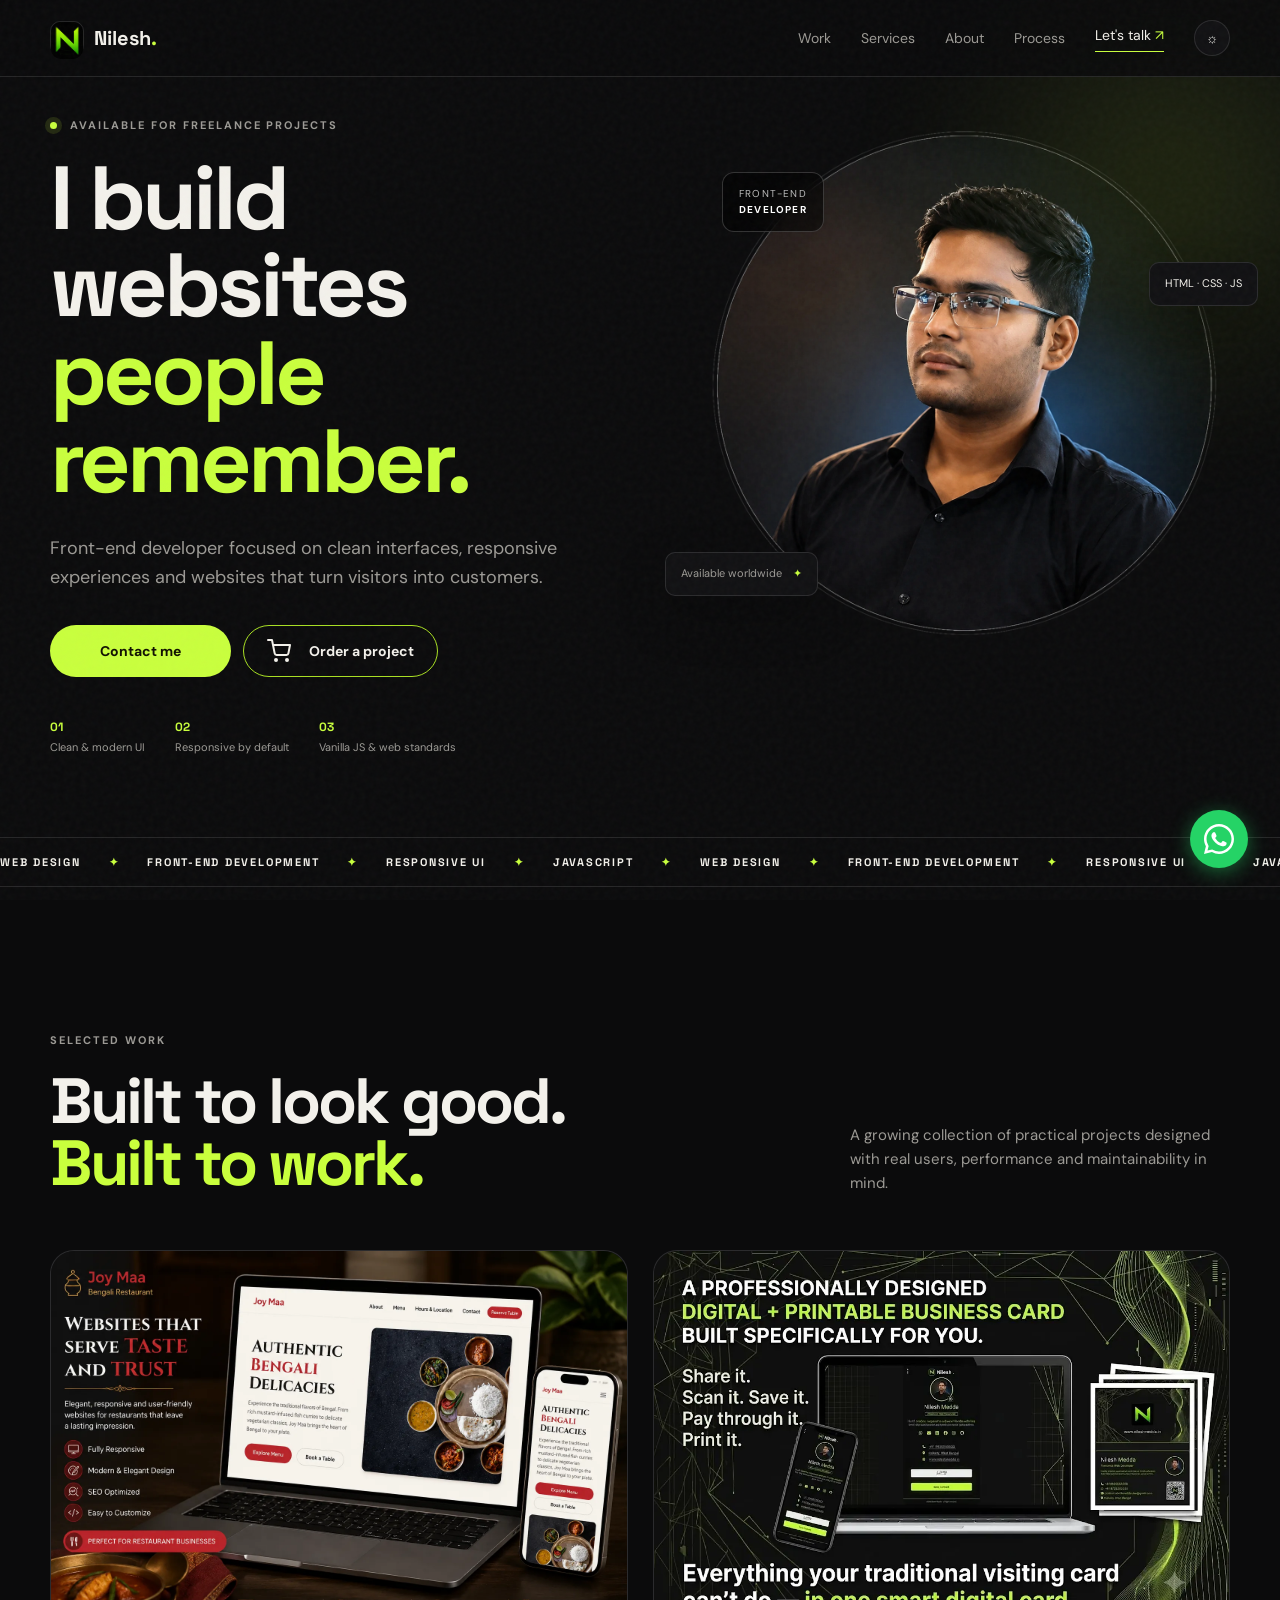
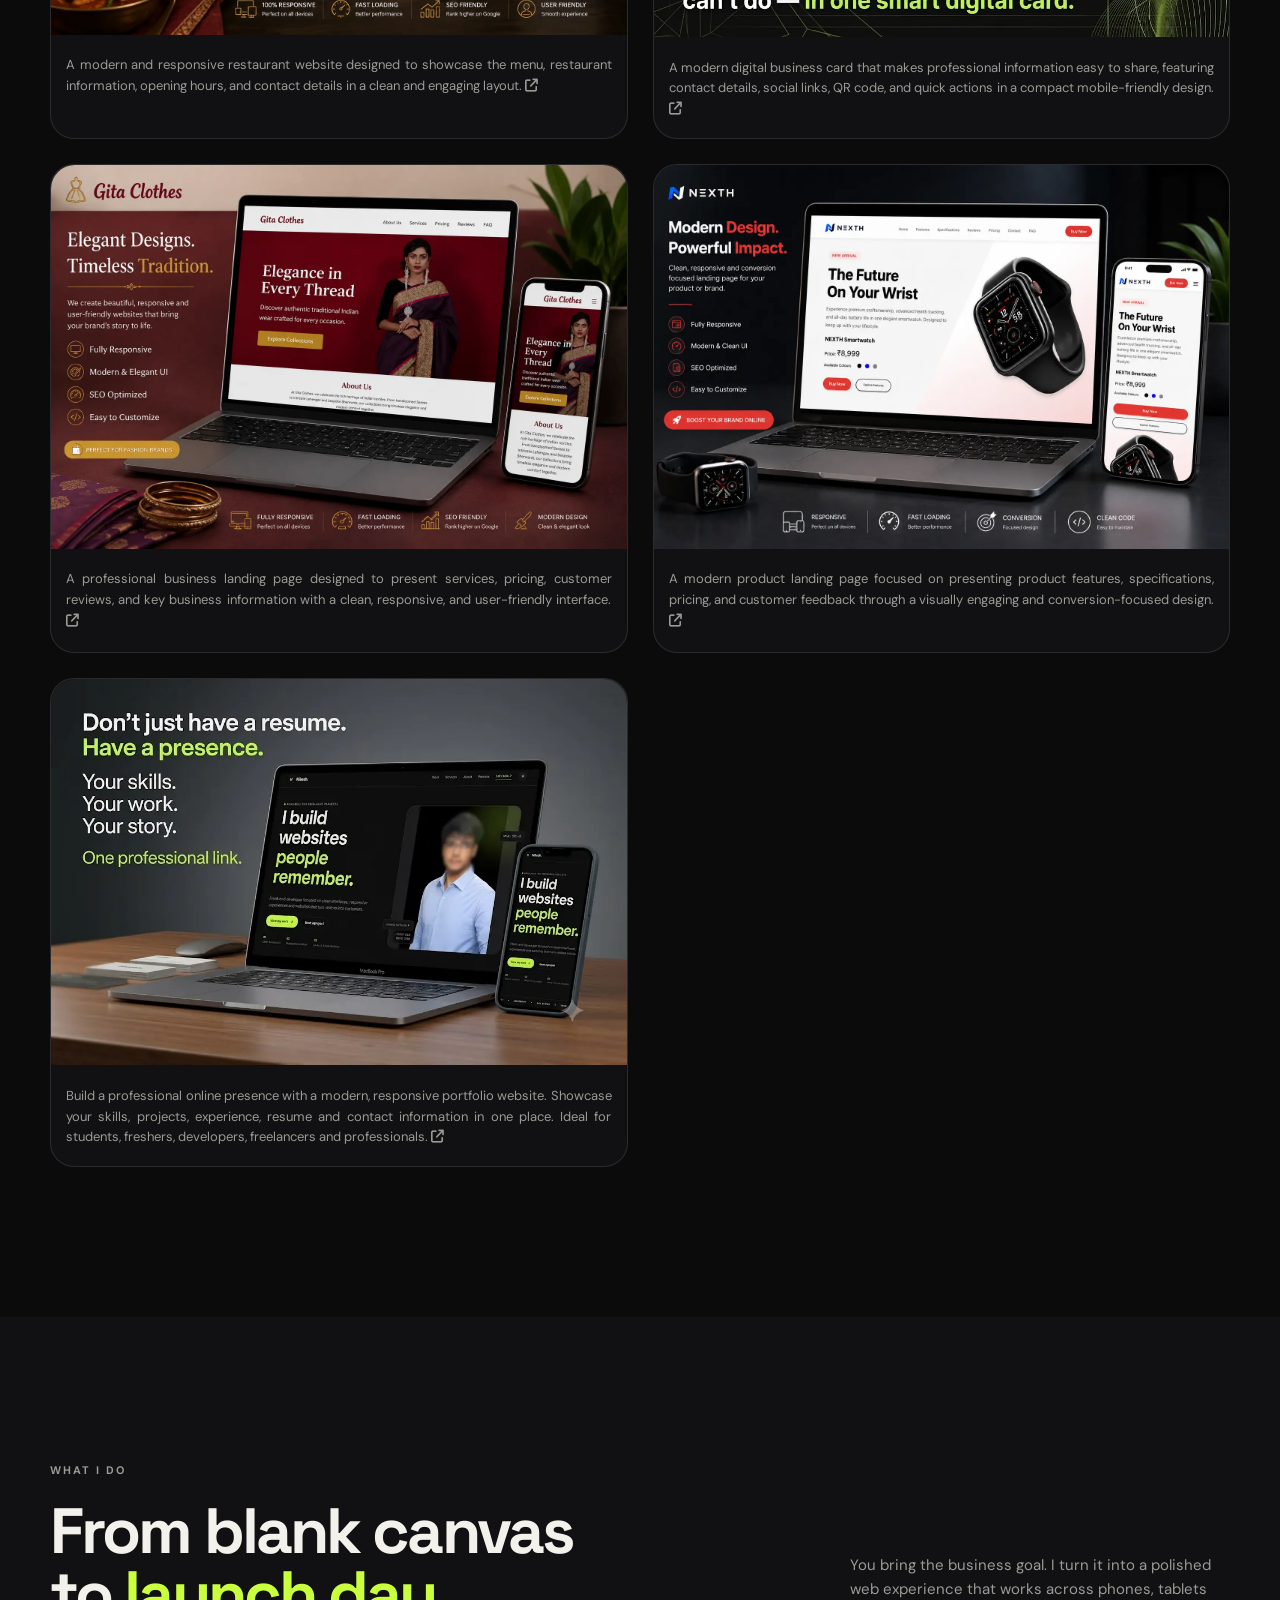
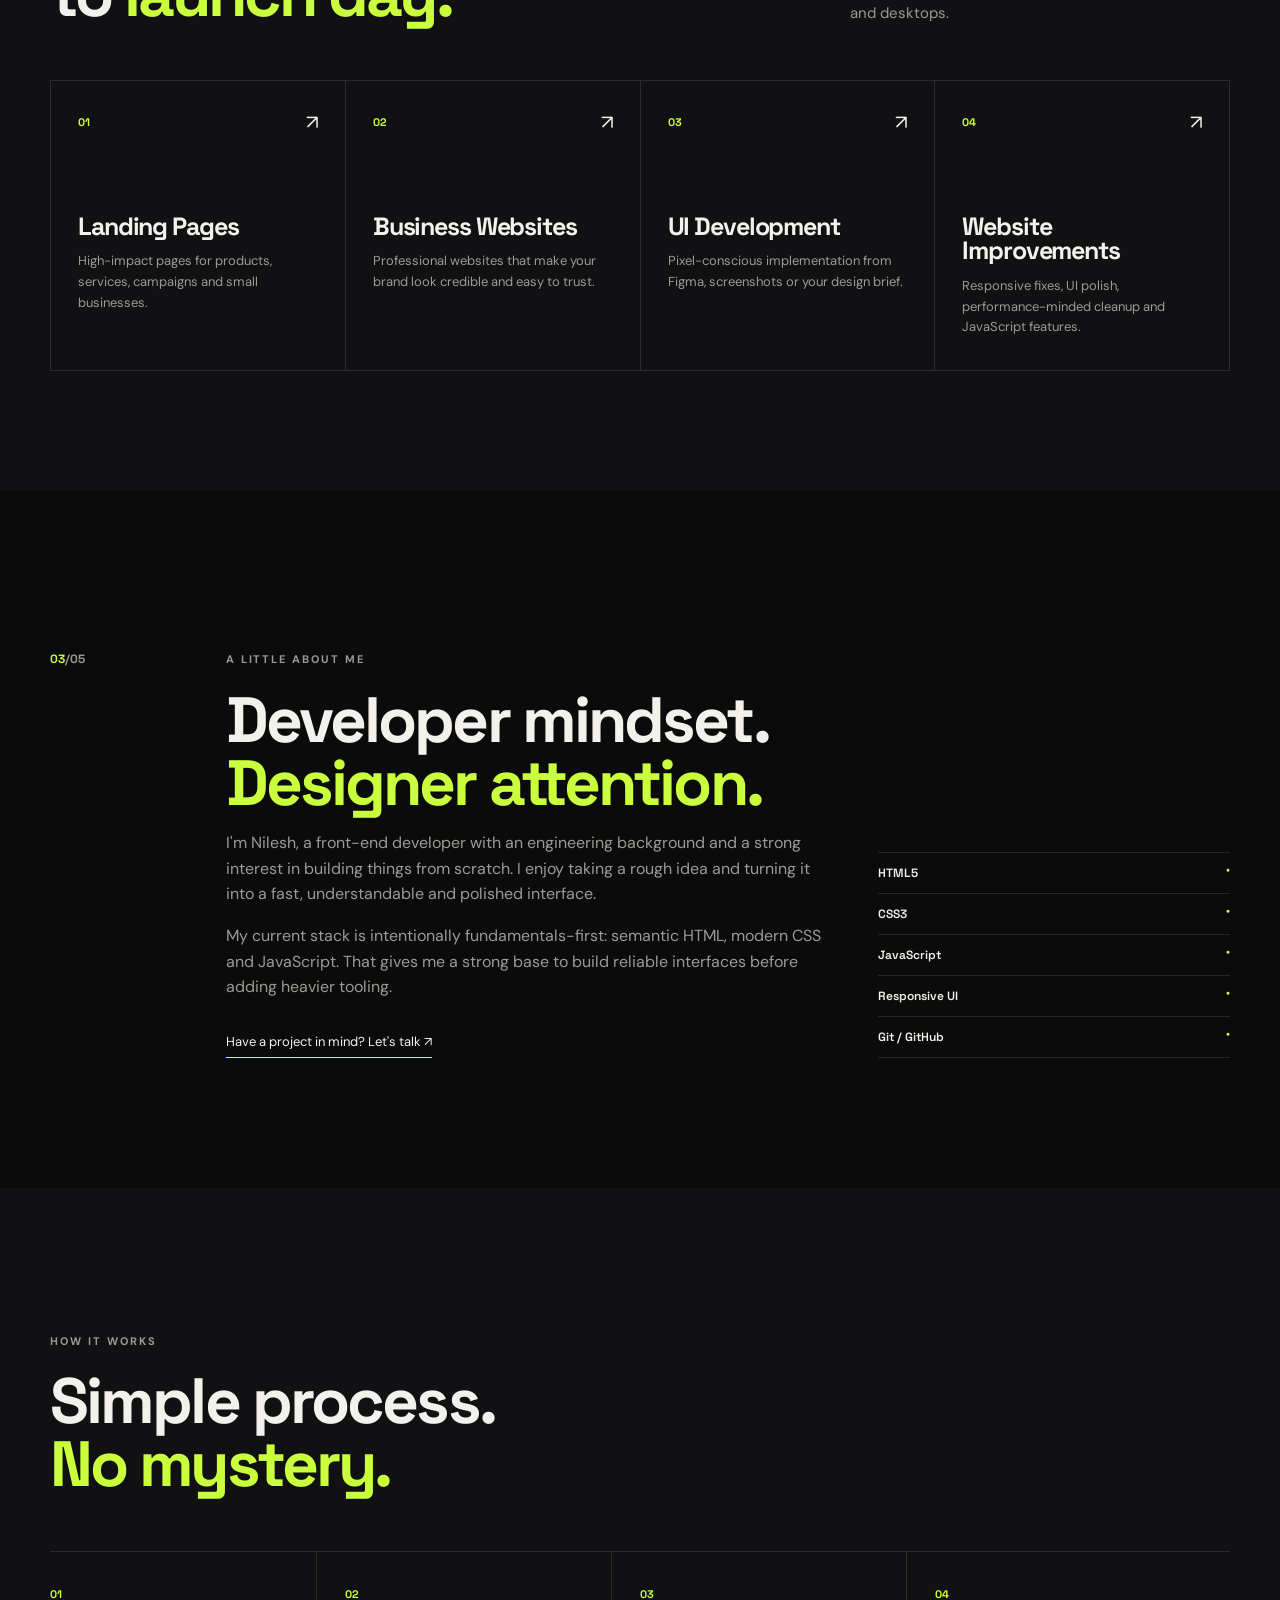
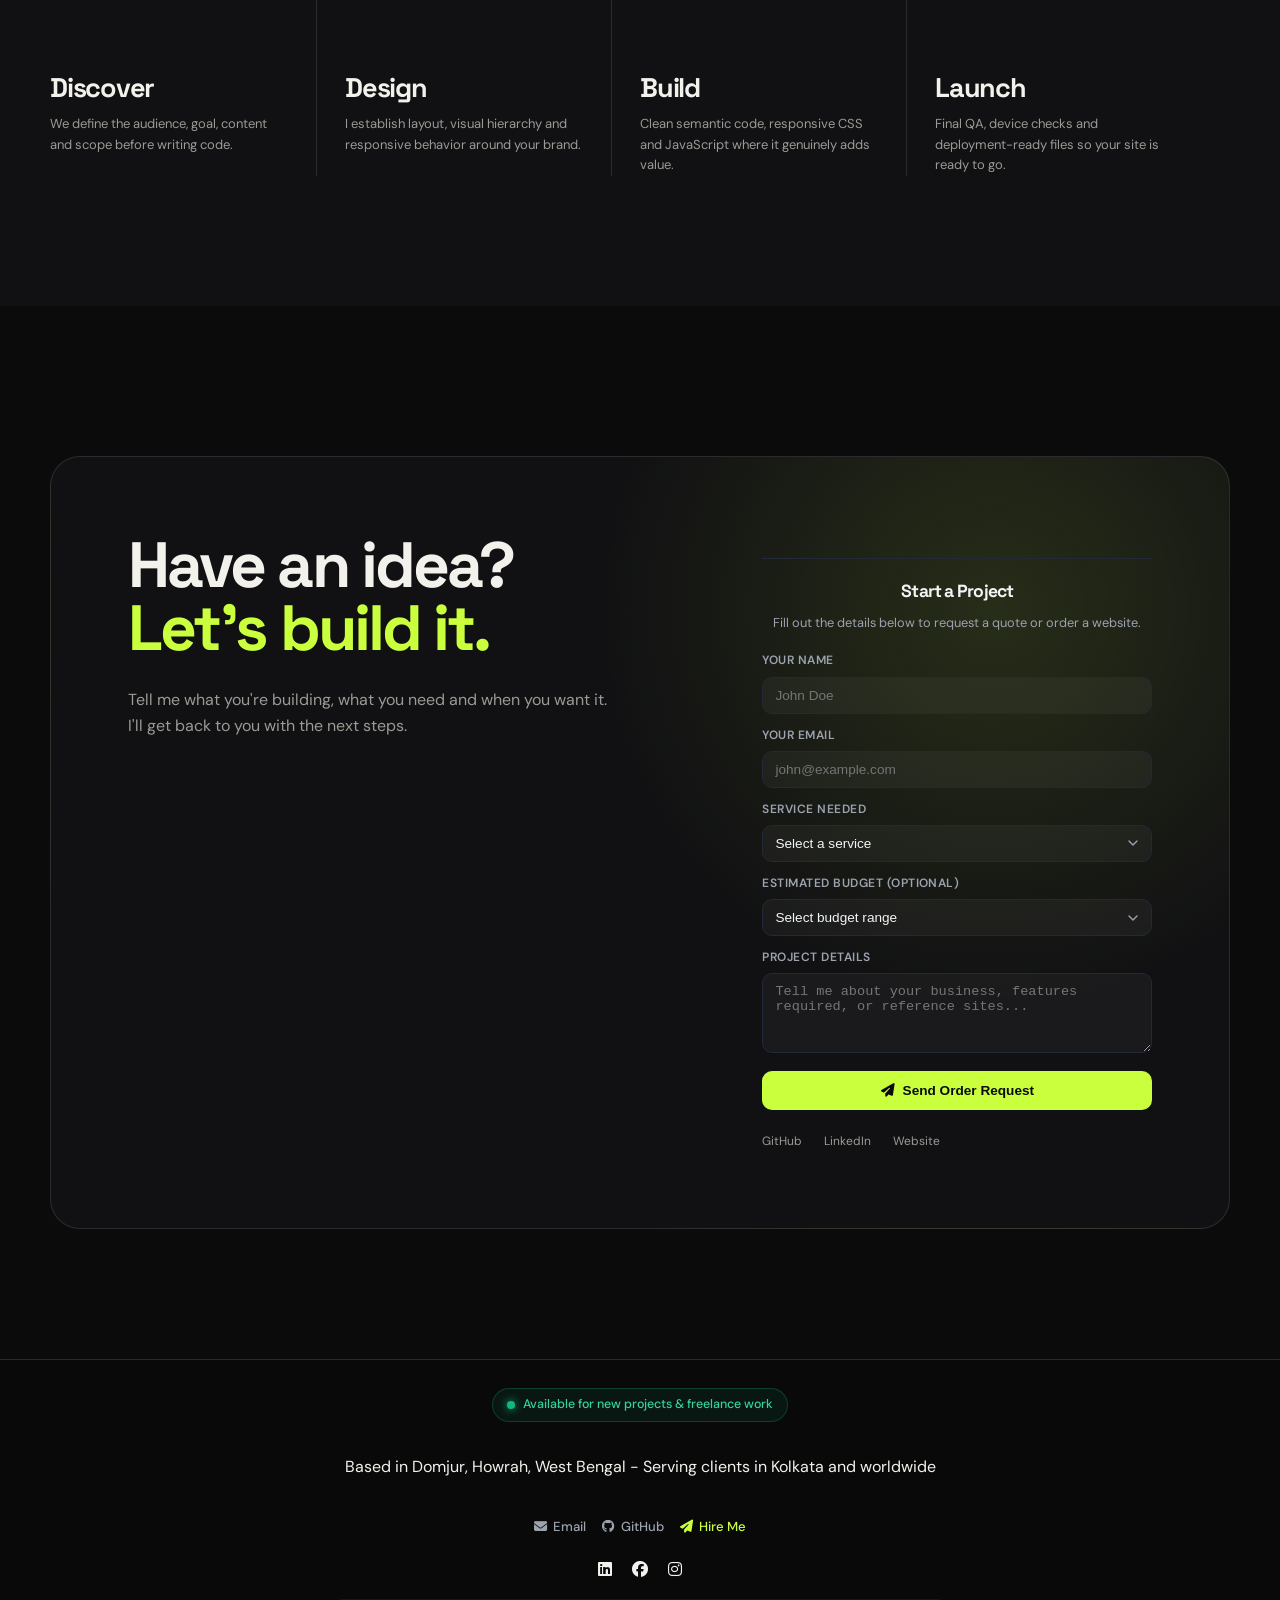
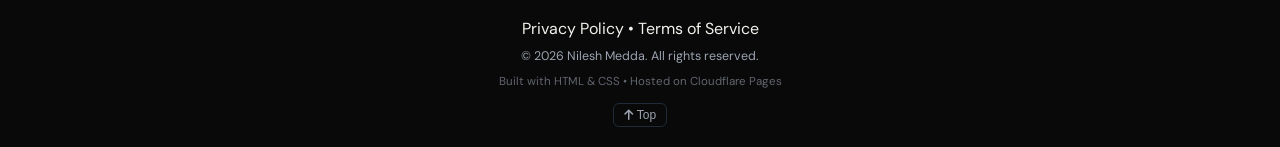
<file: index.html>
<!DOCTYPE html>
<html lang="en">
<head>
  
  <meta charset="UTF-8" />
  <meta name="viewport" content="width=device-width, initial-scale=1.0" />
<!-- Google tag (gtag.js) -->
  <script async src="https://www.googletagmanager.com/gtag/js?id=G-MNWPV8Y3E7"></script>
  <script>
    window.dataLayer = window.dataLayer || [];
    function gtag(){dataLayer.push(arguments);}
    gtag('js', new Date());

    gtag('config', 'G-MNWPV8Y3E7');
</script>

  <link rel="canonical" href="https://nileshmedda.in/">

  <!-- Primary Meta Tags -->
  <title>Nilesh Medda | Web Developer</title>
  <meta name="title" content="Nilesh Medda | Front-End Developer">
  <meta name="description" content="Nilesh Medda — Front-end developer building fast, responsive and conversion-focused websites for businesses and creators." />
  <meta name="keywords" content="Nilesh Medda - Front-end developer from Howrah, India building fast, responsive & conversion-focused websites for businesses and creators. JavaScript, custom landing pages.">
  <meta name="author" content="Nilesh Medda">
  <meta name="robots" content="index, follow">

  <!-- Open Graph / Facebook / WhatsApp -->
  <meta property="og:type" content="website">
  <meta property="og:url" content="https://nileshmedda.in/">
  <meta property="og:title" content="Nilesh Medda | Front-End Developer">
  <meta property="og:description" content="Nilesh Medda - Front-end developer from Howrah, India building fast, responsive & conversion-focused websites for businesses and creators. JavaScript, custom landing pages.">
  <meta property="og:image" content="https://nileshmedda.in/assets/images/my-logo2.webp">

  <!-- Twitter Card -->
  <meta property="twitter:card" content="summary_large_image">
  <meta property="twitter:url" content="https://nileshmedda.in/">
  <meta property="twitter:title" content="Nilesh Medda | Front-End Developer">
  <meta property="twitter:description" content="Nilesh Medda - Front-end developer from Howrah, India building fast, responsive & conversion-focused websites for businesses and creators. JavaScript, custom landing pages.">
  <meta property="twitter:image" content="https://nileshmedda.in/assets/images/my-logo2.webp">

  <!--Preload Content-->
  <link rel="preconnect" href="https://fonts.googleapis.com">
  <link rel="preconnect" href="https://fonts.gstatic.com" crossorigin>
  <link href="https://fonts.googleapis.com/css2?family=DM+Sans:wght@400;500;600;700&family=Space+Grotesk:wght@500;600;700&display=swap" rel="stylesheet">
  <link rel="preload" href="assets/images/my-logo2.webp" as="image" fetchpriority="high">
  <link rel="preload" href="assets/images/profile.webp" as="image" fetchpriority="high">
  
  <!--Link of style file-->
  <link rel="stylesheet" href="https://cdnjs.cloudflare.com/ajax/libs/font-awesome/6.5.1/css/all.min.css">
  <link rel="stylesheet" href="/css/style.css" />

  <!--FAVICON ICONS-->
  <link rel="shortcut icon" href="/assets/icons/favicon.ico" type="image/x-icon">
  <link rel="apple-touch-icon" sizes="180x180" href="/assets/icons/apple-touch-icon.png">
  <link rel="icon" type="image/png" sizes="32x32" href="/assets/icons/favicon-32x32.png">
  <link rel="icon" type="image/png" sizes="16x16" href="/assets/icons/favicon-16x16.png">
  <link rel="manifest" href="/assets/icons/site.webmanifest">


  <script type="application/ld+json">
  {
    "@context": "https://schema.org",
    "@type": "Person",
    "name": "Nilesh Medda",
    "url": "https://nileshmedda.in",
    "jobTitle": "Front-End Developer",
    "description": "Front-end developer from India building fast, responsive websites that people remember.",
    "image": "https://nileshmedda.in/assets/images/my-logo2.webp",
    "email": "mailto:contact.nileshmedda.dev@gmail.com",
    "sameAs": [
      "https://github.com/nilesh9836-medda/",
      "https://www.linkedin.com/in/nileshmedda/",
      "https://www.facebook.com/share/nilesh.webdev/",
      "https://www.instagram.com/nilesh.webdev/"
    ],
    "address": {
      "@type": "PostalAddress",
      "streetAddress": "Domjur",
      "addressLocality": "Howrah",
      "postalCode": "711405",
      "addressRegion": "West Bengal",
      "addressCountry": "IN"
    },
    "areaServed": [
      {
        "@type": "City",
        "name": "Kolkata"
      },
      {
        "@type": "City",
        "name": "Howrah"
      },
      {
        "@type": "Country",
        "name": "India"
      }
    ],
    "knowsAbout": [
      "Front-End Development",
      "HTML5",
      "CSS3",
      "JavaScript",
      "Responsive Web Design",
      "UI Development",
      "Web Development",
      "Technical SEO",
      "Setup Hosting and Deploying Static Websites"
    ]
  }
  </script>
  <script type="application/ld+json">
  {
    "@context": "https://schema.org",
    "@type": "ProfessionalService",
    "name": "Nilesh Medda - Front-End Developer",
    "url": "https://nileshmedda.in",
    "image": "https://nileshmedda.in/assets/images/my-logo2.webp",
    "description": "Affordable front-end developer building fast, responsive and SEO-friendly websites for businesses and startups in Howrah, Kolkata and worldwide.",
    "priceRange": "$$",
    "telephone": "+91 9163409838",
    "address": {
      "@type": "PostalAddress",
      "streetAddress": "Domjur",
      "addressLocality": "Howrah",
      "addressRegion": "West Bengal",
      "postalCode": "711405",
      "addressCountry": "IN"
    },
    "geo": {
      "@type": "GeoCoordinates",
      "latitude": "22.6438",
      "longitude": "88.1453"
    },
    "areaServed": [
      {
        "@type": "City",
        "name": "Howrah"
      },
      {
        "@type": "City",
        "name": "Kolkata"
      },
      {
        "@type": "State",
        "name": "West Bengal"
      }
    ],
    "openingHours": "Mo-Sa 10:00-19:00",
    "founder": {
      "@type": "Person",
      "name": "Nilesh Medda"
    },
    "serviceType": ["Website Development", "Front-End Development", "Technical SEO Setup", "Landing Page Design", "Setup Hosting and Deploying Static Websites"]
  }
  </script>

</head>

<body>
  <div class="noise"></div>

  <!-- WhatsApp Float -->
  <a href="https://wa.me/9163409838" rel="noopener noreferrer" class="whatsapp-float" target="_blank" title="Chat on WhatsApp">
      <svg viewBox="0 0 32 32" xmlns="http://www.w3.org/2000/svg">
          <path d="M16 0C7.163 0 0 7.163 0 16c0 2.824.737 5.474 2.027 7.77L0 32l8.43-2.007A15.934 15.934 0 0016 32c8.837 0 16-7.163 16-16S24.837 0 16 0zm0 29.333a13.27 13.27 0 01-6.77-1.848l-.484-.29-5.007 1.192 1.22-4.862-.317-.5A13.267 13.267 0 012.667 16C2.667 8.636 8.636 2.667 16 2.667S29.333 8.636 29.333 16 23.364 29.333 16 29.333zm7.27-9.917c-.398-.2-2.354-1.162-2.72-1.294-.365-.133-.63-.2-.895.2-.265.398-1.028 1.294-1.26 1.561-.233.266-.465.3-.863.1-.398-.2-1.68-.619-3.2-1.973-1.183-1.054-1.98-2.355-2.213-2.753-.233-.398-.025-.613.175-.812.18-.178.398-.465.597-.698.2-.233.266-.398.398-.663.133-.265.067-.498-.033-.697-.1-.2-.895-2.16-1.228-2.958-.323-.776-.65-.67-.895-.683-.233-.013-.498-.016-.763-.016s-.697.1-1.062.498c-.365.398-1.394 1.362-1.394 3.323s1.428 3.855 1.627 4.12c.2.266 2.81 4.291 6.81 6.022.951.41 1.693.655 2.272.838.954.303 1.822.26 2.508.158.765-.114 2.354-.962 2.687-1.892.333-.93.333-1.727.233-1.892-.1-.166-.365-.266-.763-.465z"/>
      </svg>
  </a>

  <header class="site-header">
    <nav class="nav container" aria-label="Primary navigation">
      <a class="brand" href="#home" aria-label="Nilesh home">
        <div class="brand-mark">
          <img src="/assets/images/my-logo2.webp" alt="logo" srcset="" onerror="this.style.display='none'" fetchpriority="high">
        </div>
        <span>Nilesh<span class="dot">.</span></span>
      </a>

      <button class="menu-toggle" aria-label="Toggle navigation" aria-expanded="false">
        <span></span><span></span>
      </button>

      <div class="nav-links">
        <a href="#work">Work</a>
        <a href="#services">Services</a>
        <a href="#about">About</a>
        <a href="#process">Process</a>
        <a href="/page/business-card.html" class="nav-cta">Let's talk <span>↗</span></a>
        <button class="theme-toggle" aria-label="Toggle theme">☼</button>
      </div>
    </nav>
  </header>

  <main id="home">
    <section class="hero container">
      <div class="hero-copy">
        <p class="eyebrow"><span class="status"></span> Available for freelance projects</p>
        <h1 class="hero-headline">I build websites<br><em>people remember.</em>
          <span style="position: absolute; left: -9999px; font-size: 1px;">Front-End Developer</span>
        </h1>
        <p class="hero-text">
          Front-end developer focused on clean interfaces, responsive experiences
          and websites that turn visitors into customers.
        </p>
        <div class="hero-actions">
          <a class="button button-primary" href="/page/business-card.html">Contact me</a>
          <a class="button button-ghost" href="#order">
            <svg xmlns="http://w3.org" width="24" height="24" viewBox="0 0 24 24" fill="none" stroke="currentColor" stroke-width="2" stroke-linecap="round" stroke-linejoin="round">
            <circle cx="9" cy="21" r="1"></circle>
            <circle cx="20" cy="21" r="1"></circle>
            <path d="M1 1h4l2.68 13.39a2 2 0 0 0 2 1.61h9.72a2 2 0 0 0 2-1.61L23 6H6"></path>
            </svg>
          Order a project</a>
        </div>
        <div class="hero-proof">
          <div><strong>01</strong><span>Clean &amp; modern UI</span></div>
          <div><strong>02</strong><span>Responsive by default</span></div>
          <div><strong>03</strong><span>Vanilla JS &amp; web standards</span></div>
        </div>
      </div>

      <div class="hero-visual">
        <div class="portrait-card">
          <div class="portrait-glow"></div>
          <img src="/assets/images/profile.webp" alt="Portrait of Nilesh Medda" fetchpriority="high"/>
          <div class="portrait-tag">
            <span>FRONT-END</span>
            <strong>DEVELOPER</strong>
          </div>
        </div>
        <div class="floating-card card-top">HTML · CSS · JS</div>
        <div class="floating-card card-bottom">Available worldwide <span>✦</span></div>
      </div>
    </section>

    <section class="marquee" aria-label="Skills">
      <div class="marquee-track">
        <span>WEB DESIGN</span><b>✦</b><span>FRONT-END DEVELOPMENT</span><b>✦</b>
        <span>RESPONSIVE UI</span><b>✦</b><span>JAVASCRIPT</span><b>✦</b>
        <span>WEB DESIGN</span><b>✦</b><span>FRONT-END DEVELOPMENT</span><b>✦</b>
        <span>RESPONSIVE UI</span><b>✦</b><span>JAVASCRIPT</span><b>✦</b>
      </div>
    </section>

    <!--Projects/Works Section-->
    <section class="section container" id="work">
      <div class="section-heading">
        <div>
          <p class="eyebrow">Selected work</p>
          <h2>Built to look good.<br><em>Built to work.</em></h2>
        </div>
        <p class="section-intro">A growing collection of practical projects designed with real users, performance and maintainability in mind.</p>
      </div>

      <!--Projects show case-->
      <div class="projects-grid">
        <a href="https://restaurant-webpage.pages.dev/" rel="noreferrer" target="_blank" class="project-link restaurant">
          <div class="project-img">
            <img src="/assets/images/restuarant-website.webp" alt="restuarant-website image">
          </div>
          <p>
            A modern and responsive restaurant website designed to showcase the menu, restaurant information, opening hours, and contact details in a clean and engaging layout. <i class="fa-solid fa-arrow-up-right-from-square"></i>
          </p>
        </a>

        <a href="https://awesome-digital-vcard.pages.dev/" rel="noreferrer" target="_blank" class="project-link business-card">
          <div class="project-img">
            <img src="/assets/images/busineass-card-page.webp" alt="busineass-card-page image">
          </div>
          <p>
            A modern digital business card that makes professional information easy to share, featuring contact details, social links, QR code, and quick actions in a compact mobile-friendly design. <i class="fa-solid fa-arrow-up-right-from-square"></i>
          </p>
        </a>

        <a href="https://business-webpage.pages.dev/" rel="noreferrer" target="_blank" class="project-link business">
          <div class="project-img">
            <img src="/assets/images/business-website.webp" alt="business-website image">
          </div>
          <p>
            A professional business landing page designed to present services, pricing, customer reviews, and key business information with a clean, responsive, and user-friendly interface. <i class="fa-solid fa-arrow-up-right-from-square"></i>
          </p>
        </a>

        <a href="https://product-landing-page-b2v.pages.dev/" rel="noreferrer" target="_blank" class="project-link product-landing">
          <div class="project-img">
            <img src="/assets/images/product-landing-page.webp" alt="product-landing-page image">
          </div>
          <p>
            A modern product landing page focused on presenting product features, specifications, pricing, and customer feedback through a visually engaging and conversion-focused design. <i class="fa-solid fa-arrow-up-right-from-square"></i>
          </p>
        </a>

        <a href="https://portfolio-webpage-b2d.pages.dev/" rel="noreferrer" target="_blank" class="project-link portfoilio">
          <div class="project-img">
            <img src="/assets/images/portfolio-page.webp" alt="portfolio-page image">
          </div>
          <p>
            Build a professional online presence with a modern, responsive portfolio website. Showcase your skills, projects, experience, resume and contact information in one place. Ideal for students, freshers, developers, freelancers and professionals. <i class="fa-solid fa-arrow-up-right-from-square"></i>
          </p>
        </a>
      </div>
    </section>

    <section class="section services-section" id="services">
      <div class="container">
        <div class="section-heading">
          <div>
            <p class="eyebrow">What I do</p>
            <h2>From blank canvas<br>to <em>launch day.</em></h2>
          </div>
          <p class="section-intro">You bring the business goal. I turn it into a polished web experience that works across phones, tablets and desktops.</p>
        </div>

        <div class="services-grid">
          <article class="service">
            <span class="service-icon">01</span>
            <h3>Landing Pages</h3>
            <p>High-impact pages for products, services, campaigns and small businesses.</p>
            <span class="service-arrow">↗</span>
          </article>
          <article class="service">
            <span class="service-icon">02</span>
            <h3>Business Websites</h3>
            <p>Professional websites that make your brand look credible and easy to trust.</p>
            <span class="service-arrow">↗</span>
          </article>
          <article class="service">
            <span class="service-icon">03</span>
            <h3>UI Development</h3>
            <p>Pixel-conscious implementation from Figma, screenshots or your design brief.</p>
            <span class="service-arrow">↗</span>
          </article>
          <article class="service">
            <span class="service-icon">04</span>
            <h3>Website Improvements</h3>
            <p>Responsive fixes, UI polish, performance-minded cleanup and JavaScript features.</p>
            <span class="service-arrow">↗</span>
          </article>
        </div>
      </div>
    </section>

    <section class="section about container" id="about">
      <div class="about-number">03<span>/05</span></div>
      <div class="about-copy">
        <p class="eyebrow">A little about me</p>
        <h2>Developer mindset.<br><em>Designer attention.</em></h2>
        <p>
          I'm Nilesh, a front-end developer with an engineering background and a
          strong interest in building things from scratch. I enjoy taking a rough
          idea and turning it into a fast, understandable and polished interface.
        </p>
        <p>
          My current stack is intentionally fundamentals-first: semantic HTML,
          modern CSS and JavaScript. That gives me a strong base to build reliable
          interfaces before adding heavier tooling.
        </p>
        <a href="#contact" class="text-link">Have a project in mind? Let's talk ↗</a>
      </div>
      <div class="about-stack">
        <div><span>HTML5</span><b>●</b></div>
        <div><span>CSS3</span><b>●</b></div>
        <div><span>JavaScript</span><b>●</b></div>
        <div><span>Responsive UI</span><b>●</b></div>
        <div><span>Git / GitHub</span><b>●</b></div>
      </div>
    </section>

    <section class="section process-section" id="process">
      <div class="container">
        <div class="section-heading">
          <div>
            <p class="eyebrow">How it works</p>
            <h2>Simple process.<br><em>No mystery.</em></h2>
          </div>
        </div>
        <div class="process">
          <div class="process-step"><span>01</span><h3>Discover</h3><p>We define the audience, goal, content and scope before writing code.</p></div>
          <div class="process-step"><span>02</span><h3>Design</h3><p>I establish layout, visual hierarchy and responsive behavior around your brand.</p></div>
          <div class="process-step"><span>03</span><h3>Build</h3><p>Clean semantic code, responsive CSS and JavaScript where it genuinely adds value.</p></div>
          <div class="process-step"><span>04</span><h3>Launch</h3><p>Final QA, device checks and deployment-ready files so your site is ready to go.</p></div>
        </div>
      </div>
    </section>

    <section class="contact container" id="order">
      <div class="contact-inner">
        <div>
          <h2>Have an idea?<br><em>Let's build it.</em></h2>
          <p class="contact-copy">Tell me what you're building, what you need and when you want it. I'll get back to you with the next steps.</p>
        </div>
        <div class="contact-actions">
          <!--<a class="button button-primary big" href="mailto:contact.nileshmedda.dev@gmail.com">contact.nileshmedda.dev@gmail.com <span>↗</span></a>-->

          <div class="order-section">
  <h2>Start a Project</h2>
  <p class="subtitle">Fill out the details below to request a quote or order a website.</p>

  <form id="orderForm" action="https://formspree.io/f/moeqazqq" method="POST" class="order-form">
    
    <div class="form-group">
      <label for="name">Your Name</label>
      <input type="text" id="name" name="name" class="form-control" placeholder="John Doe" required>
    </div>

    <div class="form-group">
      <label for="email">Your Email</label>
      <input type="email" id="email" name="email" class="form-control" placeholder="john@example.com" required>
    </div>

    <div class="form-group">
      <label for="service">Service Needed</label>
      <select id="service" name="service" class="form-control" required>
        <option value="" disabled selected>Select a service</option>
        <option value="Business Card Page">Business Card Page</option>
        <option value="Portfolio Page">Portfolio Page</option>
        <option value="Landing Page">Landing Page</option>
        <option value="Business Website">Business Website</option>
        <option value="Restaurant Website">Restaurant Website</option>
        <option value="UI Development">UI Development / Figma to Code</option>
        <option value="Website Fixes">Website Fixes & Improvements</option>
        <option value="Other">Other Custom Project</option>
      </select>
    </div>

    <div class="form-group">
      <label for="budget">Estimated Budget (Optional)</label>
      <select id="budget" name="budget" class="form-control">
        <option value="Not specified">Select budget range</option>
        <option value="Under ₹2000">Under ₹2,000</option>
        <option value="₹2000 - ₹5000">₹2,000 – ₹5,000</option>
        <option value="₹5000 - ₹10000">₹5,000 – ₹10,000</option>
        <option value="₹10000+">₹10,000+</option>
      </select>
    </div>

    <div class="form-group">
      <label for="message">Project Details</label>
      <textarea id="message" name="message" class="form-control" placeholder="Tell me about your business, features required, or reference sites..." required></textarea>
    </div>

    <button type="submit" id="submitBtn" class="submit-btn">
      <i class="fa-solid fa-paper-plane"></i> Send Order Request
    </button>

    <div id="formStatus" class="form-status"></div>
  </form>
</div>
          <div class="socials">
            <a href="https://github.com/nilesh9836-medda" target="_blank" rel="noreferrer">GitHub</a>
            <a href="www.linkedin.com/in/nileshmedda" target="_blank" rel="noreferrer">LinkedIn</a>
            <a href="https://nileshmedda.in/" target="_blank" rel="noreferrer">Website</a>
          </div>
        </div>
      </div>
    </section>
  </main>

  <!-- Footer Section -->
  <footer class="site-footer">
    <div class="footer-container">
      
      <!-- Status & Availability -->
      <div class="footer-status">
        <span class="status-dot"></span>
        <span class="status-text">Available for new projects & freelance work</span>
      </div>

      <div class="footer-address">
        <p>Based in Domjur, Howrah, West Bengal - Serving clients in Kolkata and worldwide</p>
      </div>

      <!-- Quick Navigation / CTAs -->
      <div class="footer-links">
        <a href="mailto:contact.nileshmedda.dev@gmail.com" class="footer-link" aria-label="Send Nilesh Email">
          <i class="fa-solid fa-envelope"></i> Email
        </a>
        <a href="https://github.com/nilesh9836-medda" target="_blank" rel="noopener" class="footer-link" aria-label="Follow Nilesh on Github">
          <i class="fa-brands fa-github"></i> GitHub
        </a>
        <a href="#orderForm" class="footer-link highlight">
          <i class="fa-solid fa-paper-plane"></i> Hire Me
        </a>
      </div>
      <div class="social-links">
        <a href="www.linkedin.com/in/nileshmedda" class="btn" target="_blank" rel="noopener noreferrer" aria-label="Follow Nilesh on LinkedIn"><i class="fa-brands fa-linkedin"></i></a>
        <a href="https://www.facebook.com/share/1Bj3gqun1Y/" class="btn" target="_blank" rel="noopener noreferrer" aria-label="Follow Nilesh on Facebook"><i class="fa-brands fa-facebook"></i></a>
      <a href="https://www.instagram.com/nilesh.webdev/" class="btn" target="_blank" rel="noopener noreferrer" aria-label="Follow Nilesh on Instagram"><i class="fa-brands fa-instagram"></i></a>
      </div>

      <!-- Privacy Policy Modal -->
      <dialog id="privacyModal" class="legal-modal">
        <div class="modal-content">
          <h3>Privacy Policy</h3>
          <p>Last updated: August 2026</p>
          <ul>
            <li><strong>Data Collection:</strong> I collect information you explicitly provide through the order form (Name, Email, Project Details) strictly to respond to your inquiry and discuss project scopes.</li>
            <li><strong>Analytics:</strong> This website uses Cloudflare Web Analytics, a privacy-first tool that does <em>not</em> use cookies or collect personal identifying data.</li>
            <li><strong>Data Sharing:</strong> Your information is never sold, rented, or shared with third parties, except as processed by Formspree to deliver your form message to my email inbox.</li>
          </ul>
          <button onclick="document.getElementById('privacyModal').close()" class="close-btn">Close</button>
        </div>
      </dialog>

      <!-- Terms of Service Modal -->
      <dialog id="termsModal" class="legal-modal">
        <div class="modal-content">
          <h3>Terms of Service</h3>
          <p>Last updated: August 2026</p>
          <ul>
            <li><strong>Services:</strong> Work requested via this website is subject to a formal agreement or quote signed before project kickoff.</li>
            <li><strong>Intellectual Property:</strong> All original code and assets created for client projects belong to the client upon full payment, unless specified otherwise.</li>
            <li><strong>Website Use:</strong> You may not use this website for unauthorized vulnerability scanning, spamming form submissions, or malicious activities.</li>
          </ul>
          <button onclick="document.getElementById('termsModal').close()" class="close-btn">Close</button>
        </div>
      </dialog>

      <!-- Meta Info & Copyright -->
      <div class="footer-bottom">
        <div class="footer-legal">
          <a href="#privacyModal" id="openPrivacy">Privacy Policy</a> • 
          <a href="#termsModal" id="openTerms">Terms of Service</a>
        </div>
        <p class="copyright">
          &copy; <span id="currentYear"></span> Nilesh Medda. All rights reserved.
        </p>
        <p class="tech-stack">
          Built with HTML & CSS • Hosted on Cloudflare Pages
        </p>
        <button id="backToTop" class="back-to-top" title="Back to top">
          <i class="fa-solid fa-arrow-up"></i> Top
        </button>
      </div>

    </div>
  </footer>

  <script src="/js/main.js"></script>
</body>
</html>
</file>
<file: css/style.css>
:root {
  --bg: #0b0b0c;
  --surface: #111113;
  --surface-2: #171719;
  --text: #f3f1eb;
  --muted: #9c9a95;
  --line: rgba(255,255,255,.11);
  --accent: #c9ff3d;
  --accent-2: #a8df22;
  --max: 1180px;
  --radius: 24px;
}
body.light {
  --bg: #f4f2ec;
  --surface: #ffffff;
  --surface-2: #ebe9e1;
  --text: #101011;
  --muted: #676660;
  --line: rgba(0,0,0,.12);
}
* { box-sizing: border-box; }
html { scroll-behavior: smooth; overflow-x: hidden;}
body {
  margin: 0; background: var(--bg); color: var(--text);
  font-family: "DM Sans", sans-serif; line-height: 1.6;
  font-display: swap;
  transition: background .25s, color .25s;
  min-height: 100vh;
  max-width: 100vw;
  display: flex;
  flex-direction: column;
  cursor: default;
}
a, button { cursor: pointer; }
a { color: inherit; text-decoration: none; }
button, a { -webkit-tap-highlight-color: transparent; }
.container { width: min(var(--max), calc(100% - 48px)); margin: auto; }
.noise { position: fixed; inset: 0; pointer-events: none; opacity: .035; z-index: 20; background-image: url("data:image/svg+xml,%3Csvg viewBox='0 0 180 180' xmlns='http://www.w3.org/2000/svg'%3E%3Cfilter id='n'%3E%3CfeTurbulence type='fractalNoise' baseFrequency='.9' numOctaves='3' stitchTiles='stitch'/%3E%3C/filter%3E%3Crect width='100%25' height='100%25' filter='url(%23n)'/%3E%3C/svg%3E"); }

/* WHATSAPP */
.whatsapp-float {
  position: fixed; bottom: 2rem; right: 2rem; z-index: 999;
  width: 58px; height: 58px; border-radius: 50%;
  background: #25D366;
  display: flex; align-items: center; justify-content: center;
  box-shadow: 0 4px 20px rgba(37,211,102,0.45);
  text-decoration: none;
  animation: wapulse 2.5s infinite;
  transition: transform 0.2s;
}
.whatsapp-float:hover { transform: scale(1.12); }
.whatsapp-float svg { width: 30px; height: 30px; fill: white; }

@keyframes wapulse {
  0%,100% { box-shadow: 0 4px 20px rgba(37,211,102,0.4); }
  50%      { box-shadow: 0 4px 32px rgba(37,211,102,0.75); }
}

/*===========
HEADER STYLE
==========*/
.site-header { position: sticky; top: 0; z-index: 10; background: color-mix(in srgb, var(--bg) 86%, transparent); backdrop-filter: blur(18px); border-bottom: 1px solid var(--line); }
.nav { min-height: 76px; display: flex; align-items: center; justify-content: space-between; }
.brand { display: flex; align-items: center; gap: 10px; font: 700 20px "Space Grotesk"; }
.brand-mark { display: grid; place-items: center; width: 34px; height: 34px; border: 1px solid var(--line); border-radius: 10px; color: var(--accent); }
.brand-mark img { width: 100%; height: 100%; object-fit: cover; border-radius: 10px;}
.dot { color: var(--accent); }
.nav-links { display: flex; align-items: center; gap: 30px; font-size: 14px; color: var(--muted); }
.nav-links a:hover { color: var(--text); }
.nav-cta { color: var(--text) !important; border-bottom: 1px solid var(--accent); padding-bottom: 4px; }
.nav-cta span { color: var(--accent); }
.theme-toggle { border: 1px solid var(--line); color: var(--text); background: var(--surface); width: 36px; height: 36px; border-radius: 50%; }
.menu-toggle { display: none; background: none; border: 0; }
.menu-toggle span { display: block; width: 25px; height: 2px; background: var(--text); margin: 6px; }

/*==========
HERO STYLE
========*/
.hero { min-height: 690px; display: grid; grid-template-columns: 1.03fr .97fr; align-items: center; gap: 60px; padding-top: 40px; padding-bottom: 80px; }
.eyebrow { margin: 0 0 20px; color: var(--muted); font-size: 11px; font-weight: 700; letter-spacing: .18em; text-transform: uppercase; }
.status { display: inline-block; width: 7px; height: 7px; border-radius: 50%; background: var(--accent); margin-right: 8px; box-shadow: 0 0 0 5px color-mix(in srgb, var(--accent) 12%, transparent); }
h1, h2, h3 { font-family: "Space Grotesk", sans-serif; letter-spacing: -.045em; line-height: .98; }
h1 { font-size: clamp(54px, 7vw, 92px); margin: 0 0 28px; max-width: 850px; }
h1 em, h2 em { color: var(--accent); font-style: normal; }
.hero-text { max-width: 560px; color: var(--muted); font-size: 18px; }
.hero-actions { display: flex; gap: 12px; margin: 34px 0 42px; flex-wrap: wrap; }
.button { display: inline-flex; align-items: center; justify-content: center; gap: 18px; min-height: 52px; padding: 0 23px; border-radius: 100px; font-weight: 700; font-size: 14px; transition: transform .2s, background .2s; }
.button:hover { transform: translateY(-2px); }
.button-primary { color: #101100; background: var(--accent); padding: 0 50px;}
.button-primary:hover { background: var(--accent-2); }
.button-ghost { border: 1px solid var(--accent-2); }
.hero-proof { display: flex; gap: 30px; flex-wrap: wrap; }
.hero-proof div { display: flex; flex-direction: column; gap: 4px; }
.hero-proof strong { font: 700 12px "Space Grotesk"; color: var(--accent); }
.hero-proof span { font-size: 11px; color: var(--muted); }
.hero-visual { position: relative; max-width: 530px; justify-self: end; width: 100%; }
.portrait-card { position: relative; top: -50px;  background: transparent;  border: none; }
.portrait-card img { width: 100%; height: 100%; object-fit: cover; object-position: 50% 28%; display: block; filter: saturate(.9) contrast(1.02); }
.portrait-glow { position: absolute; width: 280px; height: 280px; border-radius: 50%; background: var(--accent); filter: blur(110px); opacity: .16; top: -80px; right: -80px; z-index: 1; }
.portrait-tag { position: absolute; left: 22px; top: 50px; padding: 13px 16px; border: 1px solid rgba(255,255,255,.18); background: rgba(0,0,0,.55); backdrop-filter: blur(14px); border-radius: 12px; display: flex; flex-direction: column; font-size: 10px; letter-spacing: .12em; }
.portrait-tag span { color: #bbb; }
.portrait-tag strong { color: white; }
.floating-card { position: absolute; z-index: 2; padding: 12px 15px; background: var(--surface); border: 1px solid var(--line); border-radius: 10px; font-size: 11px; box-shadow: 0 20px 50px rgba(0,0,0,.25); }
.card-top { right: -28px; top: 17%; }
.card-bottom { left: -35px; bottom: 20%; color: var(--muted); }
.card-bottom span { color: var(--accent); margin-left: 8px; }
.marquee { overflow: hidden; border-top: 1px solid var(--line); border-bottom: 1px solid var(--line); padding: 17px 0; }
.marquee-track { display: flex; width: max-content; align-items: center; gap: 28px; animation: scroll 26s linear infinite; font: 700 11px "Space Grotesk"; letter-spacing: .16em; }
.marquee b { color: var(--accent); }
@keyframes scroll { to { transform: translateX(-50%); } }

/*====================
Projects/Works Section
==================*/
.section { padding-top: 145px; padding-bottom: 30px; }
.section-heading { display: flex; justify-content: space-between; align-items: end; gap: 50px; margin-bottom: 55px; }
.section-heading h2, .about h2, .contact h2 { font-size: clamp(40px, 5vw, 66px); margin: 0; }
.section-intro { max-width: 380px; margin: 0; color: var(--muted); font-size: 15px; }
/*Projects showcase*/
.projects-grid { display: grid; grid-template-columns: 1fr 1fr; gap: 25px; grid-template-rows: repeat(3, 1fr);}
.project-link { height: auto; width: auto; border: 1px solid var(--line); border-radius: var(--radius); background: var(--surface); }
.project-img { width: 100%; height: auto; background-color: transparent;}
.project-img img { width: 100%; height: 100%; object-fit: cover; object-position: center; border-top-left-radius: var(--radius); border-top-right-radius: var(--radius);}
.project-link p { padding: 0px 15px 5px; text-align: justify; color: var(--muted); font-size: 13px;}
.project-link:hover { text-decoration: underline;}

/*
.project { border: 1px solid var(--line); border-radius: var(--radius); overflow: hidden; background: var(--surface); }
.project-featured { grid-row: span 2; }
.project-visual { min-height: 300px; padding: 28px; display: grid; place-items: center; overflow: hidden; }
.project-featured .project-visual { min-height: 470px; }
.landing { background: #d6d4cb; }
.browser { width: 90%; height: 84%; background: #f7f7f4; border-radius: 13px; overflow: hidden; box-shadow: 0 25px 60px rgba(0,0,0,.2); color: #111; }
.browser-bar { height: 34px; background: #ecebe6; display: flex; align-items: center; gap: 5px; padding: 0 10px; font-size: 7px; color: #777; }
.browser-bar i { width: 5px; height: 5px; border-radius: 50%; background: #aaa; }
.browser-bar span { margin-left: 10px; }
.mock-landing { padding: 44px; height: calc(100% - 34px); background: linear-gradient(135deg,#f7f7f4,#dedfd5); }
.mock-landing small { font-size: 7px; letter-spacing: .16em; }
.mock-landing strong { display: block; font: 700 clamp(22px, 3vw, 40px)/.93 "Space Grotesk"; margin-top: 20px; }
.mock-button { width: 85px; height: 24px; background: #111; border-radius: 20px; margin-top: 26px; }
.dashboard { background: #c7ff43; }
.mini-window { width: 86%; height: 80%; background: #151516; border-radius: 14px; display: grid; grid-template-columns: 28% 1fr; overflow: hidden; transform: rotate(-4deg); box-shadow: 0 25px 50px rgba(0,0,0,.2); }
.mini-sidebar { background: #202023; }
.mini-content { padding: 18px; display: grid; grid-template-columns: 1fr 1fr; gap: 9px; }
.mini-content i { border-radius: 7px; background: #2d2d31; }
.reader { background: #1b1821; }
.reader-card { width: 75%; height: 84%; border: 1px solid #4b4455; padding: 28px; display: flex; flex-direction: column; justify-content: space-between; color: #f3e9ff; transform: rotate(3deg); }
.reader-card span, .reader-card small { font-size: 8px; letter-spacing: .15em; color: #b9a7ca; }
.reader-card strong { font: 700 29px/.93 "Space Grotesk"; }
.task { background: #ddd9ce; }
.task-window { background: #f8f7f2; color: #202020; width: 82%; padding: 25px; border-radius: 15px; box-shadow: 0 25px 50px rgba(0,0,0,.14); }
.task-window small { font-size: 8px; color: #777; }
.task-window h4 { margin: 8px 0 18px; font: 700 24px "Space Grotesk"; }
.task-window div { font-size: 10px; border-top: 1px solid #ddd; padding: 12px 0; }
.project-info { padding: 25px 27px 27px; display: flex; justify-content: space-between; gap: 20px; }
.project-number { color: var(--accent); font: 700 11px "Space Grotesk"; }
.project h3 { font-size: 24px; margin: 9px 0; }
.project p { margin: 0; color: var(--muted); font-size: 13px; max-width: 460px; }
.tags { display: flex; align-items: flex-start; gap: 6px; flex-wrap: wrap; justify-content: flex-end; }
.tags span { border: 1px solid var(--line); border-radius: 100px; padding: 5px 8px; font-size: 9px; color: var(--muted); }
*/

.services-section { background: var(--surface); margin-top: 120px; padding-bottom: 120px; }
.services-grid { display: grid; grid-template-columns: repeat(4,1fr); border-top: 1px solid var(--line); border-left: 1px solid var(--line); }
.service { min-height: 290px; padding: 27px; border-right: 1px solid var(--line); border-bottom: 1px solid var(--line); position: relative; }
.service-icon { font: 700 11px "Space Grotesk"; color: var(--accent); }
.service h3 { font-size: 25px; margin-top: 80px; margin-bottom: 13px; }
.service p { color: var(--muted); font-size: 13px; margin: 0; }
.service-arrow { position: absolute; right: 26px; top: 25px; font-size: 20px; }
.about { display: grid; grid-template-columns: .25fr 1.2fr .7fr; gap: 50px; padding-top: 160px; padding-bottom: 130px; }
.about-number { font: 700 12px "Space Grotesk"; color: var(--accent); }
.about-number span { color: var(--muted); }
.about-copy p:not(.eyebrow) { color: var(--muted); max-width: 620px; font-size: 16px; }
.text-link { display: inline-block; margin-top: 16px; border-bottom: 1px solid var(--accent); padding-bottom: 4px; font-size: 13px; }
.about-stack { align-self: end; border-top: 1px solid var(--line); }
.about-stack div { display: flex; justify-content: space-between; padding: 12px 0; border-bottom: 1px solid var(--line); font: 600 12px "Space Grotesk"; }
.about-stack b { color: var(--accent); font-size: 7px; }
.process-section { background: var(--surface); padding-bottom: 130px; }
.process { display: grid; grid-template-columns: repeat(4,1fr); gap: 0; border-top: 1px solid var(--line); }
.process-step { padding: 28px 28px 0 0; margin-right: 28px; border-right: 1px solid var(--line); min-height: 220px; }
.process-step:last-child { border: 0; }
.process-step span { color: var(--accent); font: 700 11px "Space Grotesk"; }
.process-step h3 { font-size: 27px; margin: 70px 0 12px; }
.process-step p { margin: 0; color: var(--muted); font-size: 13px; }
.contact { padding-top: 150px; padding-bottom: 90px; }
.contact-inner { border: 1px solid var(--line); border-radius: 30px; padding: clamp(35px,6vw,80px); display: grid; grid-template-columns: 1.2fr .8fr; gap: 50px; background: radial-gradient(circle at 80% 20%, color-mix(in srgb, var(--accent) 12%, transparent), transparent 35%), var(--surface); }
.contact-copy { color: var(--muted); max-width: 490px; margin-top: 28px; }
.contact-actions { align-self: center; }
.button.big { width: 100%; justify-content: space-between; border-radius: 14px; min-height: 64px; }
.socials { display: flex; gap: 22px; margin-top: 22px; font-size: 12px; color: var(--muted); }
.socials a:hover { color: var(--text); }


.order-section {
    margin-top: 24px;
    padding-top: 24px;
    border-top: 1px solid var(--border-color, #222938);
  }

  .order-section h2 {
    font-size: 1.1rem;
    font-weight: 700;
    color: var(--text-main, #f3f4f6);
    margin-bottom: 4px;
    text-align: center;
  }

  .order-section p.subtitle {
    font-size: 0.8rem;
    color: var(--text-muted, #9ca3af);
    text-align: center;
    margin-bottom: 18px;
  }

  .order-form {
    display: flex;
    flex-direction: column;
    gap: 12px;
  }

  .form-group {
    display: flex;
    flex-direction: column;
    gap: 6px;
  }

  .form-group label {
    font-size: 0.75rem;
    font-weight: 600;
    color: var(--text-muted, #9ca3af);
    text-transform: uppercase;
    letter-spacing: 0.04em;
  }

  .form-control {
    background: rgba(255, 255, 255, 0.04);
    border: 1px solid var(--border-color, #222938);
    border-radius: 10px;
    padding: 10px 12px;
    color: var(--text-main, #f3f4f6);
    font-size: 0.85rem;
    outline: none;
    transition: border-color 0.2s ease, background 0.2s ease;
  }

  .form-control:focus {
    border-color: var(--accent, #3b82f6);
    background: rgba(255, 255, 255, 0.07);
  }

  textarea.form-control {
    resize: vertical;
    min-height: 80px;
  }

  select.form-control {
    appearance: none;
    cursor: pointer;
    background-image: url("data:image/svg+xml;charset=UTF-8,%3csvg xmlns='http://www.w3.org/2000/svg' viewBox='0 0 24 24' fill='none' stroke='%239ca3af' stroke-width='2' stroke-linecap='round' stroke-linejoin='round'%3e%3cpolyline points='6 9 12 15 18 9'%3e%3c/polyline%3e%3c/svg%3e");
    background-repeat: no-repeat;
    background-position: right 10px center;
    background-size: 16px;
  }

  select.form-control option {
    background-color: var(--card-bg, #12161f);
    color: var(--text-main, #f3f4f6);
  }

  .submit-btn {
    background-color: var(--accent, #3b82f6);
    color: #0b0b0c;
    border: none;
    border-radius: 10px;
    padding: 12px;
    font-size: 0.85rem;
    font-weight: 600;
    cursor: pointer;
    display: flex;
    justify-content: center;
    align-items: center;
    gap: 8px;
    transition: background-color 0.2s ease, transform 0.2s ease;
    margin-top: 6px;
  }

  .submit-btn:hover {
    background-color: var(--accent-hover, #2563eb);
    transform: translateY(-1px);
  }

  .submit-btn:disabled {
    opacity: 0.6;
    cursor: not-allowed;
    transform: none;
  }

  .form-status {
    font-size: 0.8rem;
    text-align: center;
    padding: 10px;
    border-radius: 8px;
    display: none;
    margin-top: 10px;
  }

  .form-status.success {
    display: block;
    background: rgba(16, 185, 129, 0.1);
    color: #34d399;
    border: 1px solid rgba(16, 185, 129, 0.3);
  }

  .form-status.error {
    display: block;
    background: rgba(239, 68, 68, 0.1);
    color: #f87171;
    border: 1px solid rgba(239, 68, 68, 0.3);
  }
  


  .legal-modal {
  border: 1px solid var(--border-color, #222938);
  border-radius: 12px;
  background: var(--card-bg, #12161f);
  color: var(--text-main, #f3f4f6);
  max-width: 500px;
  padding: 20px;
}

.legal-modal::backdrop {
  background: rgba(0, 0, 0, 0.7);
  backdrop-filter: blur(4px);
}

.legal-modal h3 { margin-top: 0; }
.legal-modal ul { padding-left: 20px; font-size: 0.85rem; line-height: 1.5; }
.legal-modal li { margin-bottom: 8px; }

.close-btn {
  background: var(--border-color, #222938);
  color: var(--text-main, #f3f4f6);
  border: none;
  padding: 6px 14px;
  border-radius: 6px;
  cursor: pointer;
  margin-top: 10px;
}



.site-footer {
  margin-top: 40px;
  padding: 28px 16px 20px;
  border-top: 1px solid var(--border-color, #222938);
  background: rgba(0, 0, 0, 0.15);
  font-family: inherit;
}

.footer-container {
  max-width: 600px;
  margin: 0 auto;
  display: flex;
  flex-direction: column;
  align-items: center;
  gap: 16px;
}

/* Availability Badge */
.footer-status {
  display: inline-flex;
  align-items: center;
  gap: 8px;
  background: rgba(16, 185, 129, 0.08);
  border: 1px solid rgba(16, 185, 129, 0.25);
  padding: 6px 14px;
  border-radius: 20px;
}

.status-dot {
  width: 8px;
  height: 8px;
  background-color: #10b981;
  border-radius: 50%;
  box-shadow: 0 0 8px #10b981;
  animation: pulse 2s infinite;
}

.status-text {
  font-size: 0.78rem;
  font-weight: 500;
  color: #34d399;
}

@keyframes pulse {
  0% { opacity: 1; transform: scale(1); }
  50% { opacity: 0.4; transform: scale(0.95); }
  100% { opacity: 1; transform: scale(1); }
}

/* Footer Links */
.footer-links {
  display: flex;
  flex-wrap: wrap;
  justify-content: center;
  gap: 16px;
  margin: 4px 0;
}

.footer-link {
  color: var(--text-muted, #9ca3af);
  text-decoration: none;
  font-size: 0.82rem;
  font-weight: 500;
  display: inline-flex;
  align-items: center;
  gap: 6px;
  transition: color 0.2s ease;
}

.social-links { display: flex; justify-content: center; gap: 20px;}

.footer-link:hover {
  color: var(--text-main, #f3f4f6);
}

.footer-link.highlight {
  color: var(--accent, #3b82f6);
}

.footer-link.highlight:hover {
  color: var(--accent-hover, #60a5fa);
}

/* Footer Bottom Layout */
.footer-bottom {
  width: 100%;
  padding-top: 16px;
  border-top: 1px solid rgba(255, 255, 255, 0.05);
  display: flex;
  flex-direction: column;
  align-items: center;
  gap: 6px;
  text-align: center;
  position: relative;
}

.copyright {
  font-size: 0.78rem;
  color: var(--text-muted, #9ca3af);
  margin: 0;
}

.tech-stack {
  font-size: 0.72rem;
  color: rgba(156, 163, 175, 0.6);
  margin: 0;
}

/* Back to Top Button */
.back-to-top {
  background: transparent;
  border: 1px solid var(--border-color, #222938);
  color: var(--text-muted, #9ca3af);
  border-radius: 6px;
  padding: 4px 10px;
  font-size: 0.75rem;
  cursor: pointer;
  display: inline-flex;
  align-items: center;
  gap: 4px;
  margin-top: 6px;
  transition: all 0.2s ease;
}

.back-to-top:hover {
  background: rgba(255, 255, 255, 0.05);
  color: var(--text-main, #f3f4f6);
  border-color: var(--text-muted, #9ca3af);
}



@media (max-width: 900px) {
  .hero { grid-template-columns: 1fr; padding-top: 55px; }
  .hero-visual { justify-self: center; max-width: 560px; }
  .portrait-card { top: 0;}
  .projects-grid { grid-template-columns: 1fr 1fr; }
  .project-featured { grid-column: 1 / -1; grid-row: auto; }
  .project-featured .project-visual { min-height: 420px; }
  .services-grid { grid-template-columns: 1fr 1fr; }
  .about { grid-template-columns: 1fr; }
  .about-number { display: none; }
  .about-stack { max-width: 600px; }
  .process { grid-template-columns: 1fr 1fr; }
  .process-step:nth-child(2) { border-right: 0; }
}
@media (max-width: 680px) {
  .container { width: min(var(--max), calc(100% - 30px)); }
  .nav { min-height: 68px; }
  .menu-toggle { display: block; }
  .nav-links { position: absolute; left: 15px; right: 15px; top: 74px; padding: 18px; background: var(--surface); border: 1px solid var(--line); border-radius: 16px; display: none; flex-direction: column; align-items: stretch; gap: 0; box-shadow: 0 25px 60px rgba(0,0,0,.25); }
  .nav-links.open { display: flex; }
  .nav-links a { padding: 13px 6px; border-bottom: 1px solid var(--line); }
  .nav-links .nav-cta { margin-top: 8px; text-align: center; border: 1px solid var(--accent); border-radius: 10px; }
  .theme-toggle { position: absolute; top: 18px; right: 16px; }
  h1 { font-size: clamp(48px, 15vw, 72px); }
  .hero-text { font-size: 16px; }
  .hero-proof { gap: 16px; }
  .portrait-tag {left: 5px; top: 20px; padding: 7px 8px;}
  .floating-card { display: none; }
  .section { padding-top: 95px; }
  .section-heading { display: block; margin-bottom: 35px; }
  .section-intro { margin-top: 25px; }
  .projects-grid { grid-template-columns: 1fr; }
  .project-featured { grid-column: auto; }
  .project-featured .project-visual { min-height: 350px; }
  .project-visual { min-height: 280px; }
  .project-info { display: block; }
  .tags { justify-content: flex-start; margin-top: 18px; }
  .services-section { margin-top: 80px; padding-bottom: 90px; }
  .services-grid { grid-template-columns: 1fr; }
  .service { min-height: 230px; }
  .service h3 { margin-top: 50px; }
  .about { padding-top: 100px; padding-bottom: 90px; }
  .process { grid-template-columns: 1fr; }
  .process-step { border-right: 0; border-bottom: 1px solid var(--line); padding-bottom: 28px; margin-right: 0; }
  .process-step h3 { margin-top: 45px; }
  .contact { padding-top: 100px; }
  .contact-inner { grid-template-columns: 1fr; border-radius: 20px; }
  .button.big { overflow: hidden; white-space: normal; text-overflow: ellipsis; display: -webkit-box; -webkit-line-clamp: 3; -webkit-box-orient: vertical;}
  .footer { padding: 25px 0; flex-direction: column; align-items: flex-start; }
}

@media screen and (max-width: 400px) {
  * { overflow-x: hidden;}
  h1, h2, h3, h4, h5, h6 { overflow-y: hidden;}
  .hero-actions { flex-direction: column;}
}
</file>
